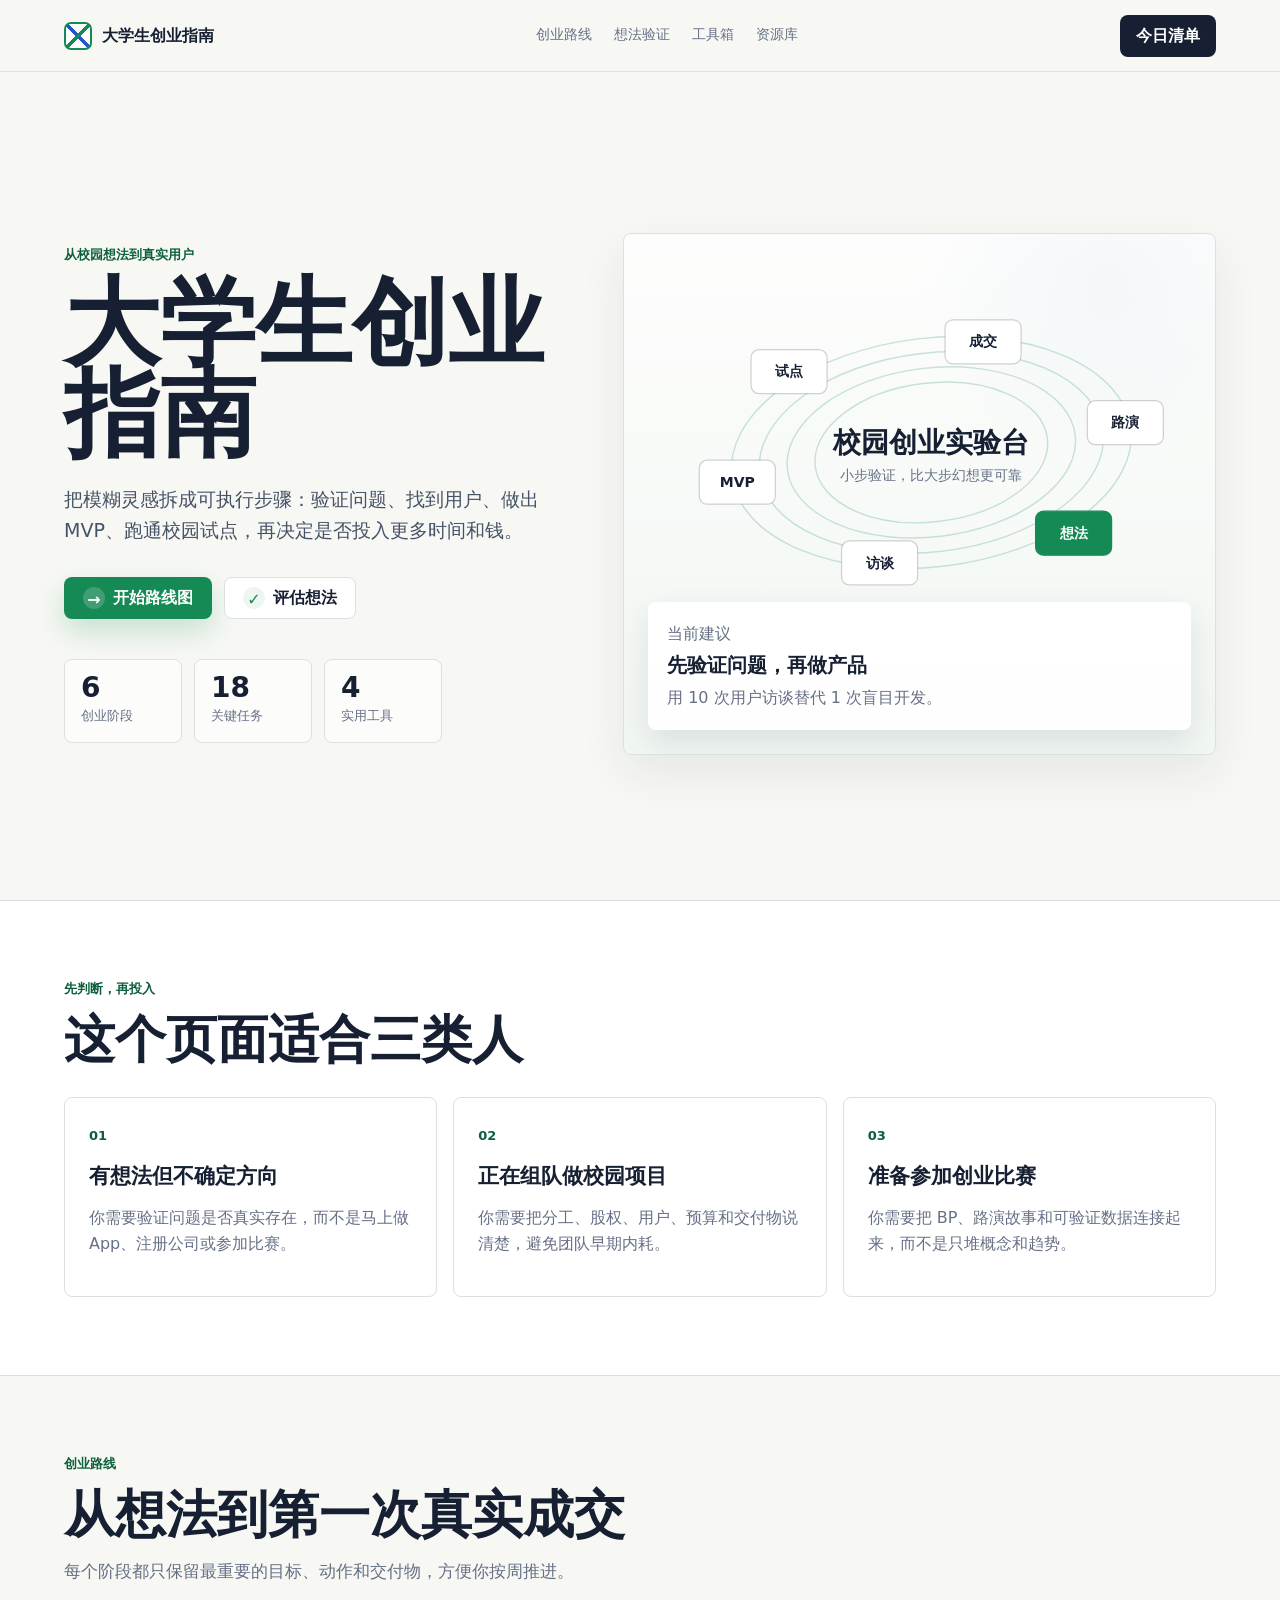
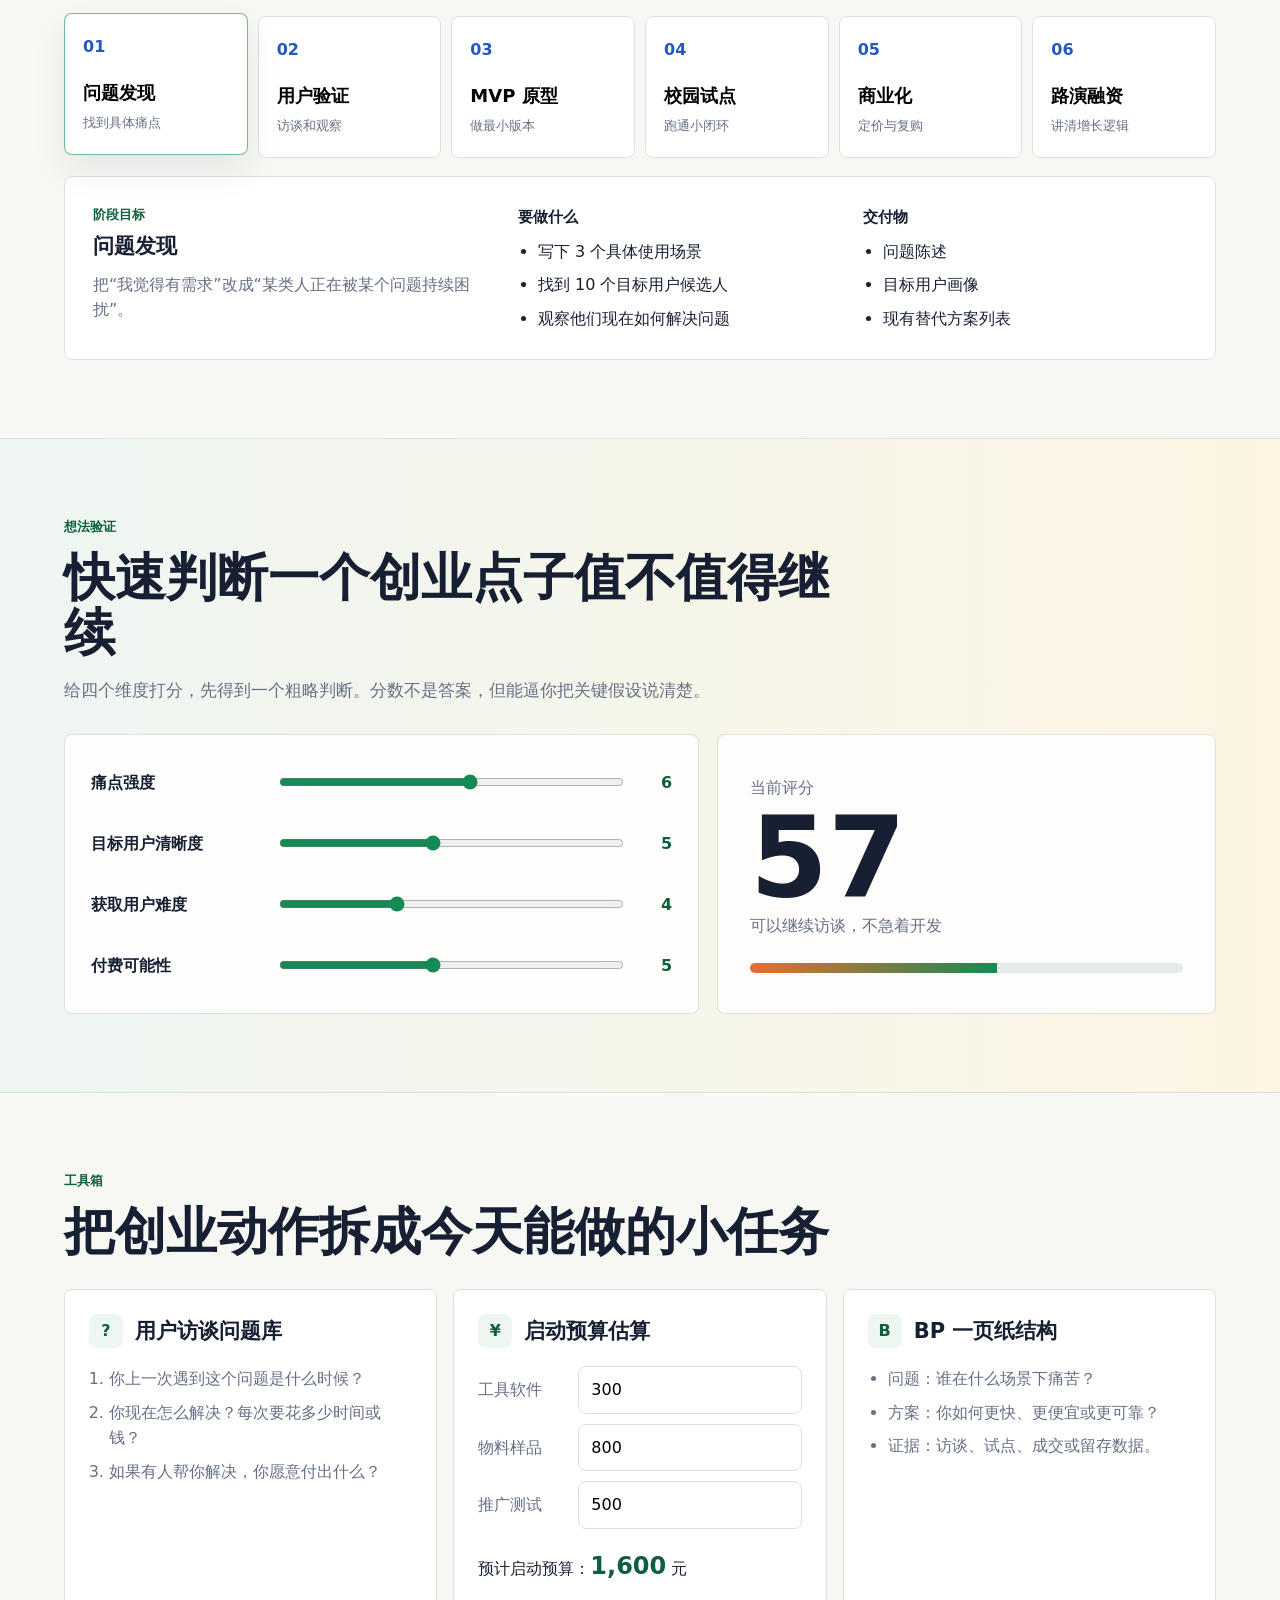
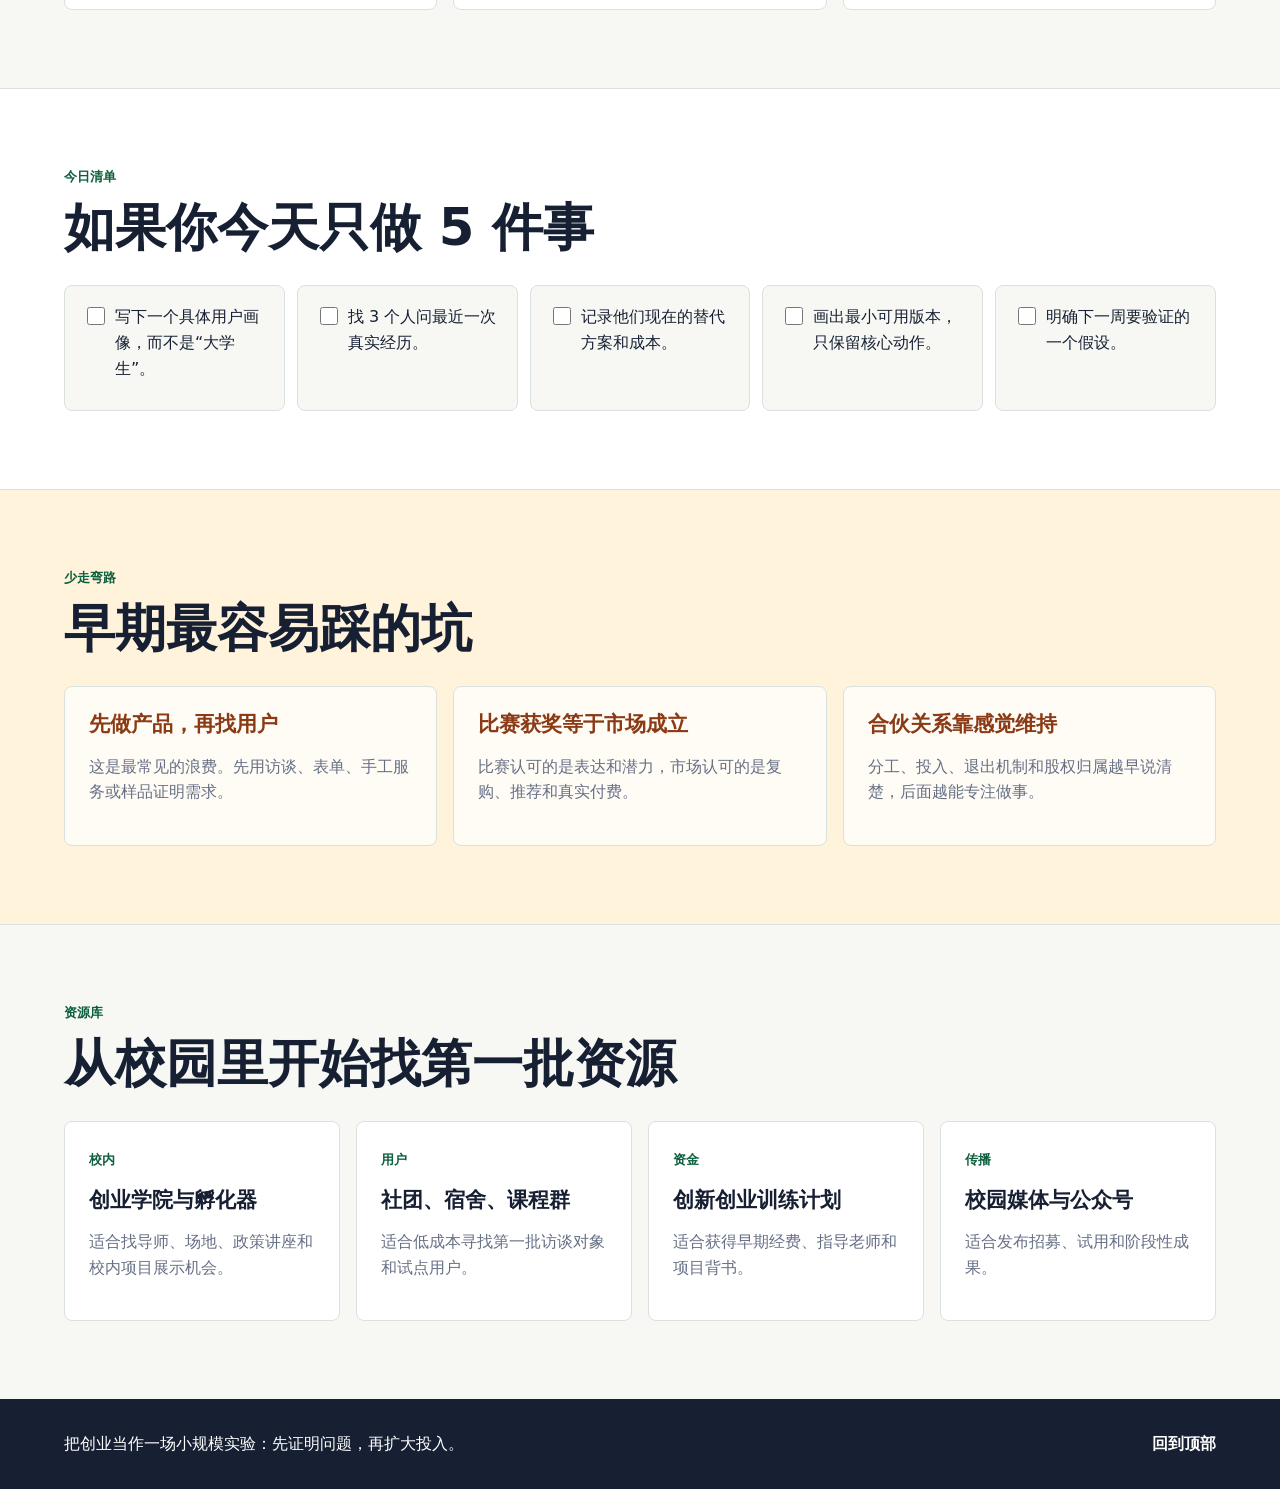
<file: 大学生创业指南/index.html>
<!doctype html>
<html lang="zh-CN">
  <head>
    <meta charset="UTF-8" />
    <meta name="viewport" content="width=device-width, initial-scale=1.0" />
    <title>大学生创业指南</title>
    <link rel="stylesheet" href="./styles.css" />
  </head>
  <body>
    <header class="topbar">
      <a class="brand" href="#top" aria-label="回到首页">
        <span class="brand-mark" aria-hidden="true"></span>
        <span>大学生创业指南</span>
      </a>
      <nav class="nav-links" aria-label="主导航">
        <a href="#roadmap">创业路线</a>
        <a href="#validator">想法验证</a>
        <a href="#toolkit">工具箱</a>
        <a href="#resources">资源库</a>
      </nav>
      <a class="nav-action" href="#checklist">今日清单</a>
    </header>

    <main id="top">
      <section class="hero-section">
        <div class="hero-copy">
          <p class="eyebrow">从校园想法到真实用户</p>
          <h1>大学生创业指南</h1>
          <p class="hero-lede">
            把模糊灵感拆成可执行步骤：验证问题、找到用户、做出 MVP、跑通校园试点，再决定是否投入更多时间和钱。
          </p>
          <div class="hero-actions">
            <a class="button primary" href="#roadmap">
              <span class="button-icon" aria-hidden="true">→</span>
              开始路线图
            </a>
            <a class="button secondary" href="#validator">
              <span class="button-icon" aria-hidden="true">✓</span>
              评估想法
            </a>
          </div>
          <div class="metric-row" aria-label="指南重点指标">
            <div>
              <strong>6</strong>
              <span>创业阶段</span>
            </div>
            <div>
              <strong>18</strong>
              <span>关键任务</span>
            </div>
            <div>
              <strong>4</strong>
              <span>实用工具</span>
            </div>
          </div>
        </div>

        <div class="hero-visual" aria-label="创业路径可视化">
          <canvas id="orbitCanvas" width="680" height="520"></canvas>
          <div class="stage-panel">
            <p>当前建议</p>
            <strong>先验证问题，再做产品</strong>
            <span>用 10 次用户访谈替代 1 次盲目开发。</span>
          </div>
        </div>
      </section>

      <section class="section intro-band" aria-label="创业前判断">
        <div class="section-heading">
          <p class="eyebrow">先判断，再投入</p>
          <h2>这个页面适合三类人</h2>
        </div>
        <div class="fit-grid">
          <article>
            <span class="fit-index">01</span>
            <h3>有想法但不确定方向</h3>
            <p>你需要验证问题是否真实存在，而不是马上做 App、注册公司或参加比赛。</p>
          </article>
          <article>
            <span class="fit-index">02</span>
            <h3>正在组队做校园项目</h3>
            <p>你需要把分工、股权、用户、预算和交付物说清楚，避免团队早期内耗。</p>
          </article>
          <article>
            <span class="fit-index">03</span>
            <h3>准备参加创业比赛</h3>
            <p>你需要把 BP、路演故事和可验证数据连接起来，而不是只堆概念和趋势。</p>
          </article>
        </div>
      </section>

      <section class="section" id="roadmap">
        <div class="section-heading">
          <p class="eyebrow">创业路线</p>
          <h2>从想法到第一次真实成交</h2>
          <p>每个阶段都只保留最重要的目标、动作和交付物，方便你按周推进。</p>
        </div>

        <div class="roadmap">
          <button class="stage-card active" type="button" data-stage="0">
            <span>01</span>
            <strong>问题发现</strong>
            <small>找到具体痛点</small>
          </button>
          <button class="stage-card" type="button" data-stage="1">
            <span>02</span>
            <strong>用户验证</strong>
            <small>访谈和观察</small>
          </button>
          <button class="stage-card" type="button" data-stage="2">
            <span>03</span>
            <strong>MVP 原型</strong>
            <small>做最小版本</small>
          </button>
          <button class="stage-card" type="button" data-stage="3">
            <span>04</span>
            <strong>校园试点</strong>
            <small>跑通小闭环</small>
          </button>
          <button class="stage-card" type="button" data-stage="4">
            <span>05</span>
            <strong>商业化</strong>
            <small>定价与复购</small>
          </button>
          <button class="stage-card" type="button" data-stage="5">
            <span>06</span>
            <strong>路演融资</strong>
            <small>讲清增长逻辑</small>
          </button>
        </div>

        <div class="stage-detail" aria-live="polite">
          <div>
            <p class="detail-label">阶段目标</p>
            <h3 id="stageTitle">问题发现</h3>
            <p id="stageGoal">把“我觉得有需求”改成“某类人正在被某个问题持续困扰”。</p>
          </div>
          <div class="detail-columns">
            <div>
              <h4>要做什么</h4>
              <ul id="stageActions"></ul>
            </div>
            <div>
              <h4>交付物</h4>
              <ul id="stageOutputs"></ul>
            </div>
          </div>
        </div>
      </section>

      <section class="section split-section" id="validator">
        <div class="section-heading">
          <p class="eyebrow">想法验证</p>
          <h2>快速判断一个创业点子值不值得继续</h2>
          <p>给四个维度打分，先得到一个粗略判断。分数不是答案，但能逼你把关键假设说清楚。</p>
        </div>

        <div class="validator-layout">
          <form class="score-panel" id="scoreForm">
            <label>
              <span>痛点强度</span>
              <input type="range" min="1" max="10" value="6" name="pain" />
              <output>6</output>
            </label>
            <label>
              <span>目标用户清晰度</span>
              <input type="range" min="1" max="10" value="5" name="user" />
              <output>5</output>
            </label>
            <label>
              <span>获取用户难度</span>
              <input type="range" min="1" max="10" value="4" name="access" />
              <output>4</output>
            </label>
            <label>
              <span>付费可能性</span>
              <input type="range" min="1" max="10" value="5" name="pay" />
              <output>5</output>
            </label>
          </form>

          <div class="result-panel">
            <p>当前评分</p>
            <strong id="scoreValue">50</strong>
            <span id="scoreLabel">可以继续访谈，不急着开发</span>
            <div class="score-bar" aria-hidden="true">
              <span id="scoreFill"></span>
            </div>
          </div>
        </div>
      </section>

      <section class="section" id="toolkit">
        <div class="section-heading">
          <p class="eyebrow">工具箱</p>
          <h2>把创业动作拆成今天能做的小任务</h2>
        </div>

        <div class="tool-grid">
          <article class="tool-card">
            <div class="tool-head">
              <span class="tool-icon" aria-hidden="true">?</span>
              <h3>用户访谈问题库</h3>
            </div>
            <ol>
              <li>你上一次遇到这个问题是什么时候？</li>
              <li>你现在怎么解决？每次要花多少时间或钱？</li>
              <li>如果有人帮你解决，你愿意付出什么？</li>
            </ol>
          </article>

          <article class="tool-card budget-card">
            <div class="tool-head">
              <span class="tool-icon" aria-hidden="true">¥</span>
              <h3>启动预算估算</h3>
            </div>
            <div class="budget-inputs">
              <label>工具软件 <input type="number" min="0" value="300" id="costTools" /></label>
              <label>物料样品 <input type="number" min="0" value="800" id="costSample" /></label>
              <label>推广测试 <input type="number" min="0" value="500" id="costMarketing" /></label>
            </div>
            <p class="budget-total">预计启动预算：<strong id="budgetTotal">1600</strong> 元</p>
          </article>

          <article class="tool-card">
            <div class="tool-head">
              <span class="tool-icon" aria-hidden="true">B</span>
              <h3>BP 一页纸结构</h3>
            </div>
            <ul>
              <li>问题：谁在什么场景下痛苦？</li>
              <li>方案：你如何更快、更便宜或更可靠？</li>
              <li>证据：访谈、试点、成交或留存数据。</li>
            </ul>
          </article>
        </div>
      </section>

      <section class="section checklist-section" id="checklist">
        <div class="section-heading">
          <p class="eyebrow">今日清单</p>
          <h2>如果你今天只做 5 件事</h2>
        </div>

        <div class="checklist">
          <label><input type="checkbox" /> 写下一个具体用户画像，而不是“大学生”。</label>
          <label><input type="checkbox" /> 找 3 个人问最近一次真实经历。</label>
          <label><input type="checkbox" /> 记录他们现在的替代方案和成本。</label>
          <label><input type="checkbox" /> 画出最小可用版本，只保留核心动作。</label>
          <label><input type="checkbox" /> 明确下一周要验证的一个假设。</label>
        </div>
      </section>

      <section class="section warning-band">
        <div class="section-heading">
          <p class="eyebrow">少走弯路</p>
          <h2>早期最容易踩的坑</h2>
        </div>
        <div class="warning-grid">
          <article>
            <h3>先做产品，再找用户</h3>
            <p>这是最常见的浪费。先用访谈、表单、手工服务或样品证明需求。</p>
          </article>
          <article>
            <h3>比赛获奖等于市场成立</h3>
            <p>比赛认可的是表达和潜力，市场认可的是复购、推荐和真实付费。</p>
          </article>
          <article>
            <h3>合伙关系靠感觉维持</h3>
            <p>分工、投入、退出机制和股权归属越早说清楚，后面越能专注做事。</p>
          </article>
        </div>
      </section>

      <section class="section" id="resources">
        <div class="section-heading">
          <p class="eyebrow">资源库</p>
          <h2>从校园里开始找第一批资源</h2>
        </div>
        <div class="resource-grid">
          <article>
            <span>校内</span>
            <h3>创业学院与孵化器</h3>
            <p>适合找导师、场地、政策讲座和校内项目展示机会。</p>
          </article>
          <article>
            <span>用户</span>
            <h3>社团、宿舍、课程群</h3>
            <p>适合低成本寻找第一批访谈对象和试点用户。</p>
          </article>
          <article>
            <span>资金</span>
            <h3>创新创业训练计划</h3>
            <p>适合获得早期经费、指导老师和项目背书。</p>
          </article>
          <article>
            <span>传播</span>
            <h3>校园媒体与公众号</h3>
            <p>适合发布招募、试用和阶段性成果。</p>
          </article>
        </div>
      </section>
    </main>

    <footer class="footer">
      <p>把创业当作一场小规模实验：先证明问题，再扩大投入。</p>
      <a href="#top">回到顶部</a>
    </footer>

    <script src="./script.js"></script>
  </body>
</html>
</file>
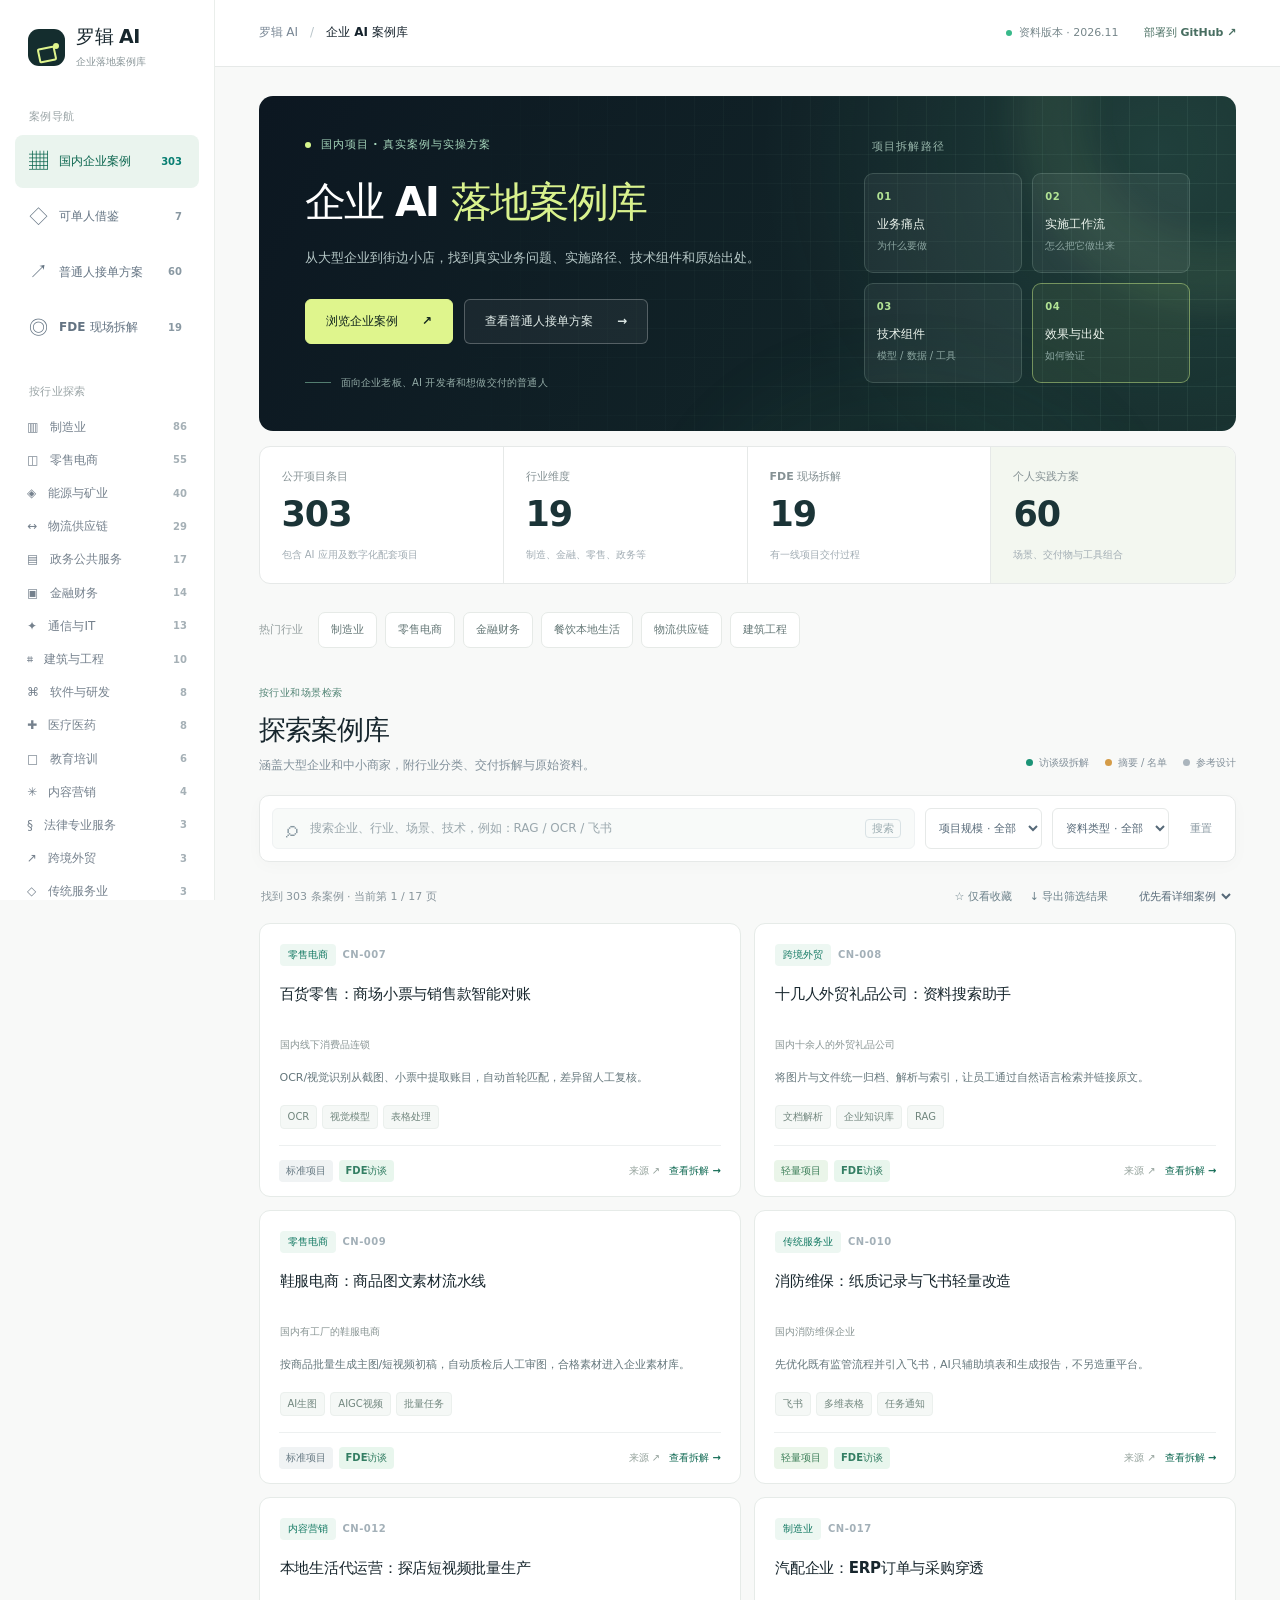
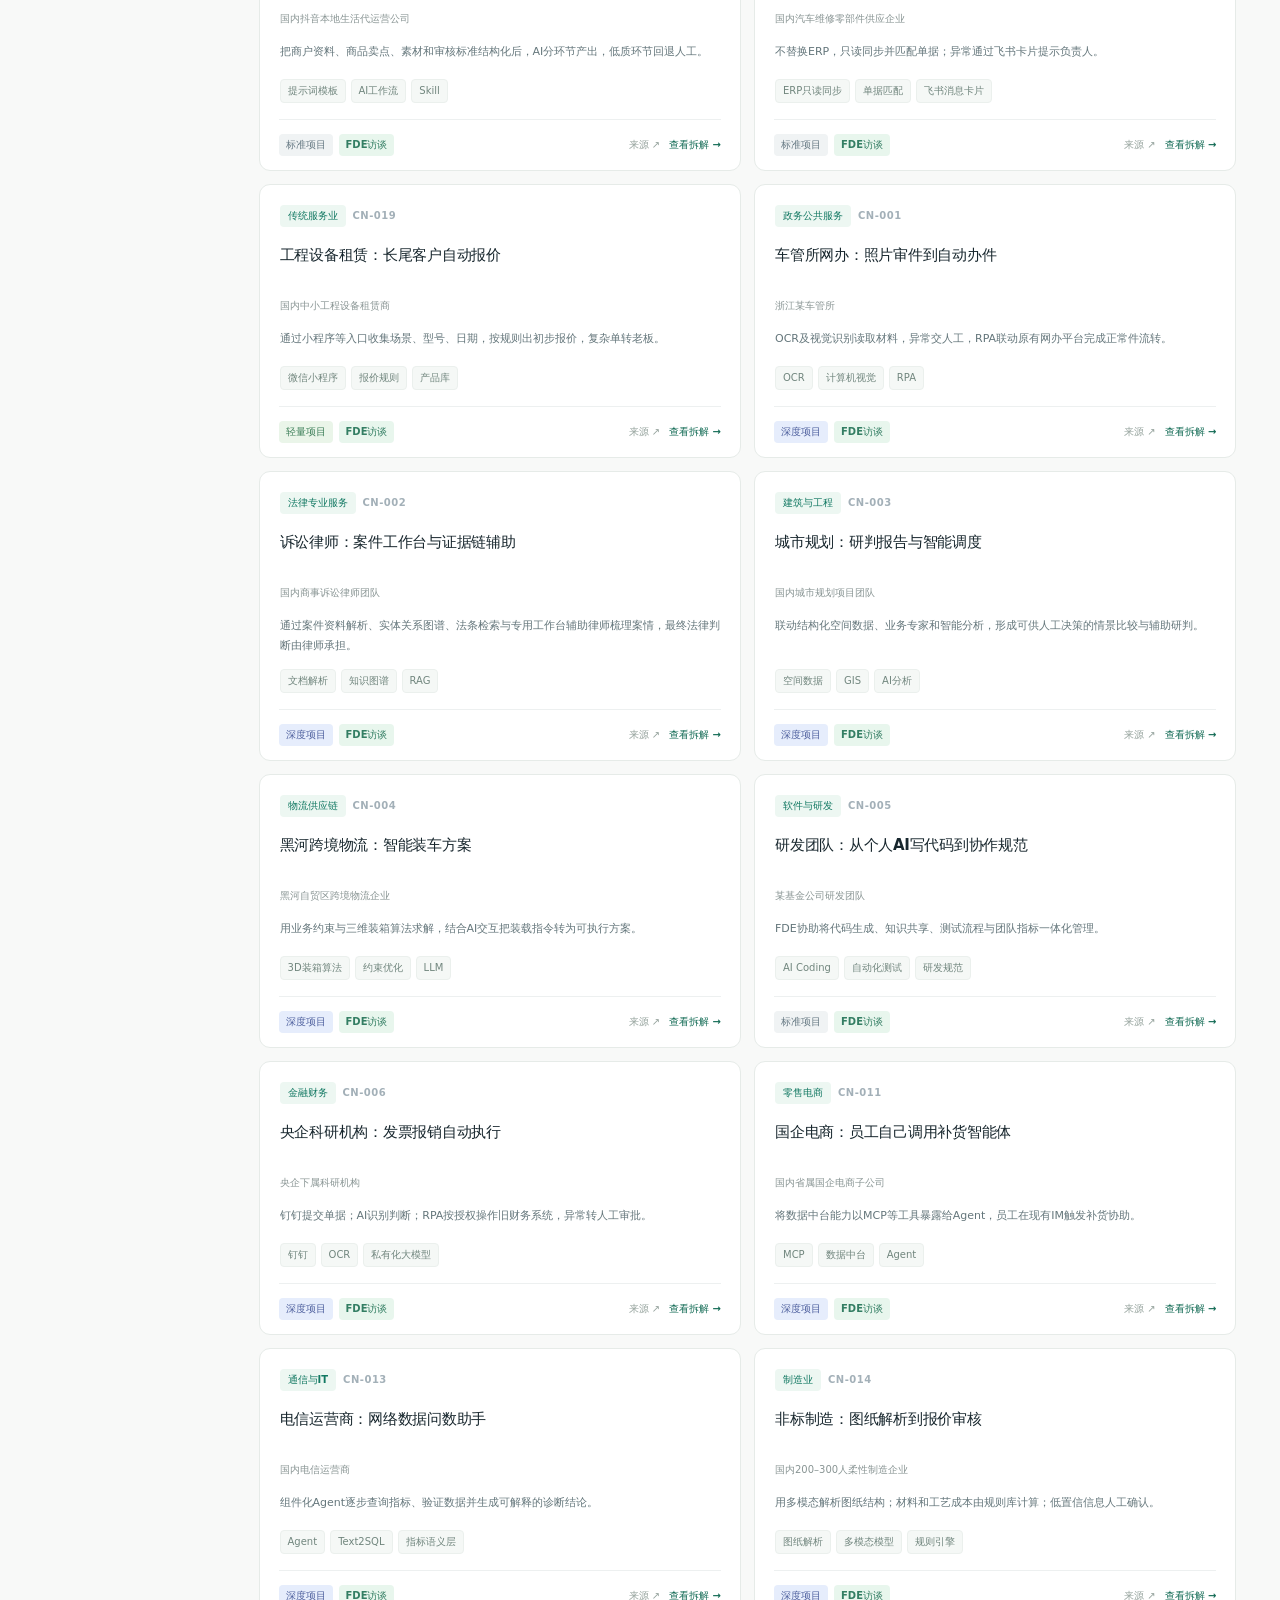
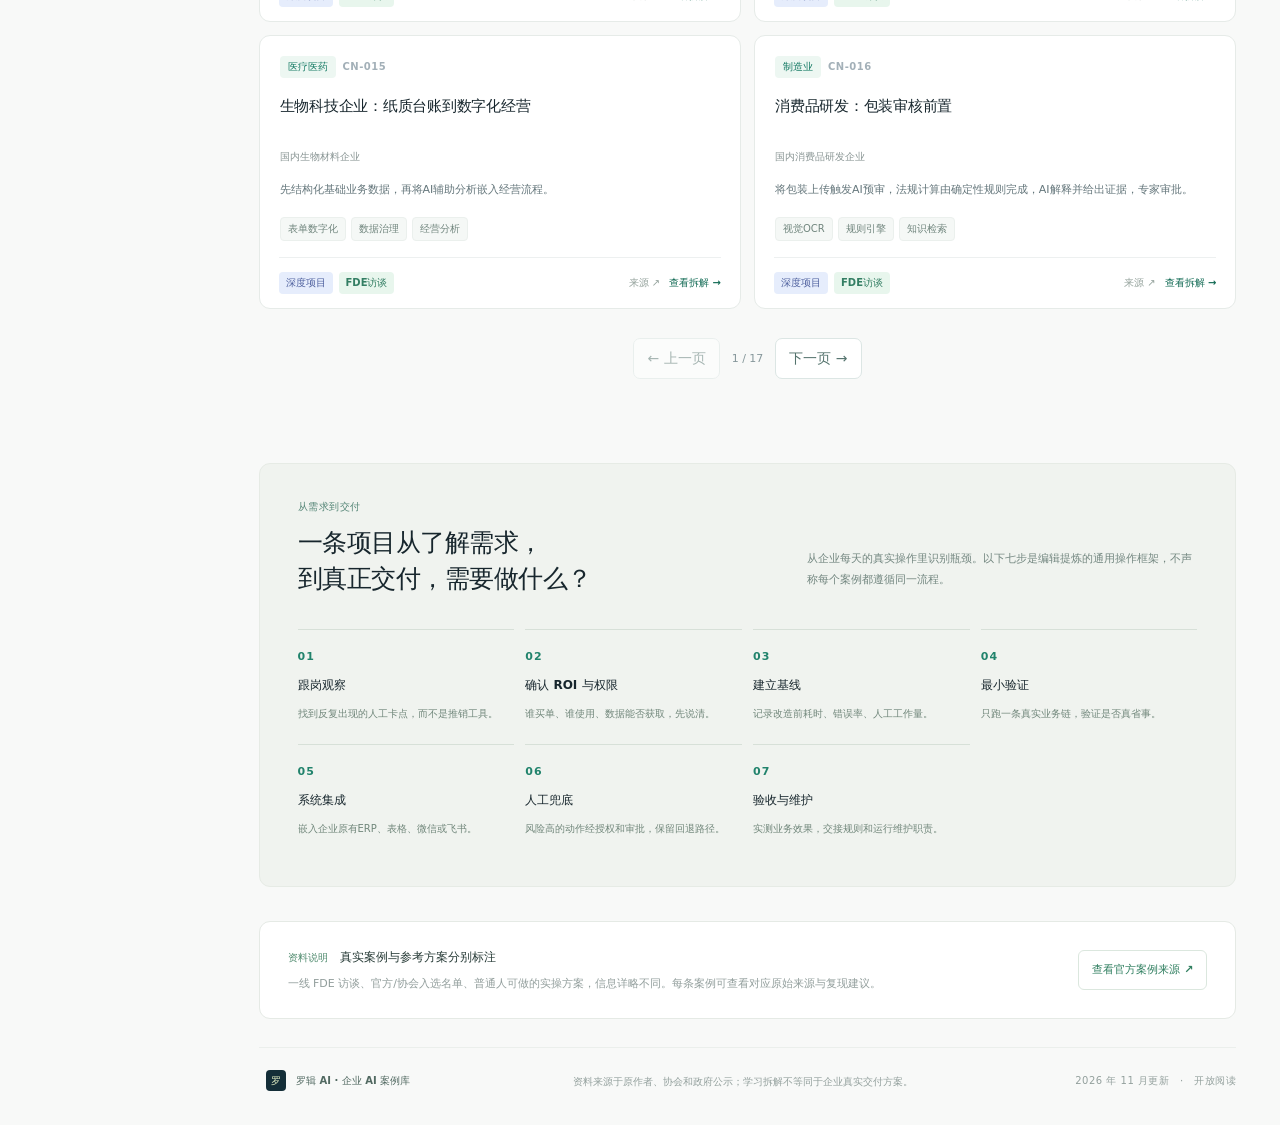
<file: enterprise-ai-case-library/src/index.html>
<!doctype html>
<html lang="zh-CN">
<head>
  <meta charset="utf-8" />
  <meta name="viewport" content="width=device-width,initial-scale=1" />
  <meta name="theme-color" content="#111b25" />
  <meta name="description" content="罗辑AI·中国企业AI落地案例库。真实来源、行业筛选、FDE工作流拆解、技术组件与普通人可实践方案。" />
  <title>企业 AI 实战案例库 · 罗辑 AI</title>
  <link rel="stylesheet" href="styles.css" />
</head>
<body>
  <div id="shell" class="shell">
    <aside class="sidebar" id="sidebar">
      <div class="identity">
        <div class="brandmark"><span class="mark-square"></span><span class="mark-dot"></span></div>
        <div><strong>罗辑 AI</strong><span>企业落地案例库</span></div>
      </div>
      <div class="side-label">案例导航</div>
      <nav id="primary-nav" class="primary-nav" aria-label="案例导航">
        <button class="nav-item is-active" data-mode="all"><span class="nav-icon">▦</span>国内企业案例 <span class="nav-count" id="case-number">0</span></button>
        <button class="nav-item" data-mode="solo"><span class="nav-icon">◇</span>可单人借鉴 <span class="nav-count" id="solo-number">0</span></button>
        <button class="nav-item" data-mode="blueprint"><span class="nav-icon">↗</span>普通人接单方案 <span class="nav-count" id="idea-number">0</span></button>
        <button class="nav-item" data-mode="fde"><span class="nav-icon">◎</span>FDE 现场拆解 <span class="nav-count" id="fde-number">0</span></button>
      </nav>
      <div class="side-label industries-title">按行业探索</div>
      <nav id="industry-nav" class="industry-nav" aria-label="行业分类"></nav>
      <div class="side-bottom">
        <div class="side-mini"><span class="mini-pulse"></span><span>研究版本 · 2026.11</span></div>
        <p>案例、技术、流程与来源，一站式检索。</p>
        <button id="about-nav" class="side-about">关于案例库 <span>↗</span></button>
      </div>
    </aside>
    <div class="page">
      <header class="topbar">
        <div class="crumb"><button id="mobile-menu" class="mobile-menu" aria-label="打开菜单">☰</button><span>罗辑 AI</span><span class="slash">/</span><strong>企业 AI 案例库</strong></div>
        <div class="top-actions"><span class="top-meta"><span class="green-dot"></span> 资料版本 · 2026.11</span><a class="top-link" href="https://github.com/new" target="_blank" rel="noopener noreferrer">部署到 GitHub ↗</a></div>
      </header>
      <main id="main">
        <section class="hero" aria-label="案例库介绍">
          <div class="hero-grid"></div><div class="hero-orb orb-1"></div><div class="hero-orb orb-2"></div>
          <div class="hero-content">
            <div class="eyebrow"><span class="eyebrow-dot"></span> 国内项目 · 真实案例与实操方案</div>
            <h1>企业 AI <em>落地案例库</em></h1>
            <p>从大型企业到街边小店，找到真实业务问题、实施路径、技术组件和原始出处。</p>
            <div class="hero-buttons"><button class="hero-main" id="explore-button">浏览企业案例 <span>↗</span></button><button class="hero-outline" id="starter-button">查看普通人接单方案 <span>→</span></button></div>
            <div class="hero-note"><span class="hero-note-dash"></span> 面向企业老板、AI 开发者和想做交付的普通人</div>
          </div>
          <div class="hero-right" aria-hidden="true">
            <div class="hero-visual-title">项目拆解路径</div>
            <div class="hero-diagram">
              <div class="flow-node node-1"><span>01</span><strong>业务痛点</strong><small>为什么要做</small></div>
              <div class="flow-node node-2"><span>02</span><strong>实施工作流</strong><small>怎么把它做出来</small></div>
              <div class="flow-node node-3"><span>03</span><strong>技术组件</strong><small>模型 / 数据 / 工具</small></div>
              <div class="flow-node node-4"><span>04</span><strong>效果与出处</strong><small>如何验证</small></div>
            </div>
          </div>
        </section>
        <section class="stats" aria-label="数据库统计">
          <div><span class="stat-name">公开项目条目</span><strong id="stat-cases">—</strong><small>包含 AI 应用及数字化配套项目</small></div>
          <div><span class="stat-name">行业维度</span><strong id="stat-industries">—</strong><small>制造、金融、零售、政务等</small></div>
          <div><span class="stat-name">FDE 现场拆解</span><strong id="stat-interviews">—</strong><small>有一线项目交付过程</small></div>
          <div class="stat-special"><span class="stat-name">个人实践方案</span><strong id="stat-blueprints">—</strong><small>场景、交付物与工具组合</small></div>
        </section>
        <section class="quick-category" aria-label="热门行业">
           <span>热门行业</span><button data-quick-industry="制造业">制造业</button><button data-quick-industry="零售电商">零售电商</button><button data-quick-industry="金融财务">金融财务</button><button data-quick-industry="餐饮本地生活">餐饮本地生活</button><button data-quick-industry="物流供应链">物流供应链</button><button data-quick-industry="建筑与工程">建筑工程</button>
        </section>
        <section class="section-heading" id="browse">
          <div><div class="small-caps">按行业和场景检索</div><h2 id="library-heading">探索案例库</h2><p id="library-subheading">每条案例都可以查看业务场景、实施步骤、技术组件和原始资料。</p></div>
          <div class="legend"><span><i class="legend-circle green"></i>访谈级拆解</span><span><i class="legend-circle amber"></i>摘要 / 名单</span><span><i class="legend-circle gray"></i>参考设计</span></div>
        </section>
        <section class="filters" aria-label="筛选案例">
          <div class="searchbar"><span class="search-icon" aria-hidden="true">⌕</span><input id="search" type="search" autocomplete="off" placeholder="搜索企业、行业、场景、技术，例如：RAG / OCR / 飞书" /><span class="shortcut">搜索</span></div>
          <select id="depth-filter" aria-label="筛选项目规模"><option value="all">项目规模 · 全部</option><option value="轻量">轻量项目</option><option value="标准">标准项目</option><option value="深度">深度项目</option></select>
          <select id="evidence-filter" aria-label="筛选公开证据"><option value="all">资料类型 · 全部</option><option value="一线">FDE 项目访谈</option><option value="政府">政府案例摘要</option><option value="行业协会">行业协会案例</option><option value="部委">工信部入选</option><option value="未交付">参考方案</option></select>
          <button id="clear-filters" class="filter-reset" title="重置筛选">重置</button>
        </section>
        <div class="results-toolbar"><span id="result-count">加载中…</span><div class="result-actions"><button id="saved-only" class="text-button" aria-pressed="false">☆ 仅看收藏</button><button id="export-btn" class="text-button">↓ 导出筛选结果</button><select id="sort" aria-label="排序"><option value="recommended">优先看详细案例</option><option value="industry">按行业排序</option><option value="depth">按项目规模排序</option></select></div></div>
        <section id="case-grid" class="case-grid" aria-live="polite"></section>
        <div id="empty-state" class="empty-state" hidden><div class="empty-graphic">⌕</div><h3>没有找到匹配案例</h3><p>可以减少筛选条件，或者尝试更通用的技术关键词。</p><button id="empty-reset">查看全部案例</button></div>
        <div id="pagination" class="pagination"></div>
        <section class="field-guide" id="field-guide"><div class="guide-top"><div><div class="small-caps">从需求到交付</div><h2>一条项目从了解需求，<br>到真正交付，需要做什么？</h2></div><p>从企业每天的真实操作里识别瓶颈。以下七步是编辑提炼的通用操作框架，不声称每个案例都遵循同一流程。</p></div>
          <div class="guide-steps"><div><b>01</b><strong>跟岗观察</strong><p>找到反复出现的人工卡点，而不是推销工具。</p></div><div><b>02</b><strong>确认 ROI 与权限</strong><p>谁买单、谁使用、数据能否获取，先说清。</p></div><div><b>03</b><strong>建立基线</strong><p>记录改造前耗时、错误率、人工工作量。</p></div><div><b>04</b><strong>最小验证</strong><p>只跑一条真实业务链，验证是否真省事。</p></div><div><b>05</b><strong>系统集成</strong><p>嵌入企业原有ERP、表格、微信或飞书。</p></div><div><b>06</b><strong>人工兜底</strong><p>风险高的动作经授权和审批，保留回退路径。</p></div><div><b>07</b><strong>验收与维护</strong><p>实测业务效果，交接规则和运行维护职责。</p></div></div>
        </section>
        <section class="source-note" id="method">
          <div><span class="note-mark">资料说明</span><strong>真实案例与参考方案分别标注</strong><p>一线 FDE 访谈、官方/协会入选名单、普通人可做的实操方案，信息详略不同。每条案例可查看对应原始来源与复现建议。</p></div>
          <a href="https://www.miit.gov.cn/jgsj/kjs/wjfb/art/2026/art_735cc3b48391470ea3baec587e526d5f.html" target="_blank" rel="noopener noreferrer">查看官方案例来源 ↗</a>
        </section>
        <footer class="footer"><div class="footer-title"><span class="footer-logo">罗</span> 罗辑 AI · 企业 AI 案例库</div><p>资料来源于原作者、协会和政府公示；学习拆解不等同于企业真实交付方案。</p><div>2026 年 11 月更新 <span>·</span> 开放阅读</div></footer>
      </main>
    </div>
  </div>
  <div id="overlay" class="overlay" hidden><button id="overlay-bg" class="overlay-bg" aria-label="关闭详情"></button><div class="detail-panel" id="detail-panel" role="dialog" aria-modal="true" aria-labelledby="detail-title" tabindex="-1"><div id="detail-body"></div></div></div>
  <div id="mobile-backdrop" class="mobile-backdrop" hidden></div>
  <div id="toast" class="toast" role="status" aria-live="polite"></div>
  <script src="data.js"></script><script src="app.js"></script>
</body>
</html>
</file>
<file: 大学生创业指南/styles.css>
:root {
  --bg: #f7f8f4;
  --surface: #ffffff;
  --surface-2: #eef6f2;
  --ink: #172033;
  --muted: #667085;
  --line: #d9e2df;
  --green: #168a54;
  --green-deep: #0d5f3d;
  --blue: #2357c6;
  --orange: #e86e2f;
  --amber-soft: #fff3dc;
  --shadow: 0 18px 45px rgba(23, 32, 51, 0.08);
}

* {
  box-sizing: border-box;
}

html {
  scroll-behavior: smooth;
}

body {
  margin: 0;
  background: var(--bg);
  color: var(--ink);
  font-family:
    Inter, ui-sans-serif, system-ui, -apple-system, BlinkMacSystemFont,
    "Segoe UI", "PingFang SC", "Hiragino Sans GB", "Microsoft YaHei", sans-serif;
  line-height: 1.6;
}

a {
  color: inherit;
  text-decoration: none;
}

button,
input {
  font: inherit;
}

.topbar {
  position: sticky;
  top: 0;
  z-index: 20;
  display: flex;
  align-items: center;
  justify-content: space-between;
  gap: 24px;
  min-height: 72px;
  padding: 0 5vw;
  border-bottom: 1px solid rgba(217, 226, 223, 0.85);
  background: rgba(247, 248, 244, 0.92);
  backdrop-filter: blur(18px);
}

.brand,
.nav-links,
.hero-actions,
.metric-row,
.tool-head {
  display: flex;
  align-items: center;
}

.brand {
  gap: 10px;
  font-weight: 800;
  white-space: nowrap;
}

.brand-mark {
  width: 28px;
  height: 28px;
  border: 2px solid var(--green);
  border-radius: 7px;
  background:
    linear-gradient(135deg, transparent 0 45%, var(--green) 45% 55%, transparent 55%),
    linear-gradient(45deg, transparent 0 45%, var(--blue) 45% 55%, transparent 55%),
    #fff;
}

.nav-links {
  justify-content: center;
  gap: 22px;
  color: var(--muted);
  font-size: 14px;
}

.nav-links a {
  padding: 8px 0;
  border-bottom: 2px solid transparent;
}

.nav-links a:hover {
  color: var(--ink);
  border-color: var(--green);
}

.nav-action,
.button {
  display: inline-flex;
  align-items: center;
  justify-content: center;
  gap: 8px;
  min-height: 42px;
  border-radius: 8px;
  font-weight: 750;
}

.nav-action {
  padding: 0 16px;
  color: #fff;
  background: var(--ink);
}

.hero-section {
  display: grid;
  grid-template-columns: minmax(0, 0.92fr) minmax(360px, 1.08fr);
  gap: 54px;
  align-items: center;
  min-height: calc(100vh - 72px);
  padding: 72px 5vw 56px;
}

.hero-copy {
  max-width: 690px;
}

.eyebrow {
  margin: 0 0 12px;
  color: var(--green-deep);
  font-size: 13px;
  font-weight: 850;
  letter-spacing: 0;
}

h1,
h2,
h3,
h4,
p {
  overflow-wrap: anywhere;
}

h1 {
  max-width: 620px;
  margin: 0;
  font-size: clamp(48px, 8vw, 96px);
  line-height: 0.95;
  letter-spacing: 0;
}

h2 {
  margin: 0;
  font-size: clamp(30px, 4vw, 52px);
  line-height: 1.08;
  letter-spacing: 0;
}

h3 {
  margin: 0;
  font-size: 21px;
  line-height: 1.25;
  letter-spacing: 0;
}

h4 {
  margin: 0 0 10px;
  font-size: 15px;
}

.hero-lede {
  max-width: 620px;
  margin: 24px 0 0;
  color: #465266;
  font-size: 19px;
}

.hero-actions {
  flex-wrap: wrap;
  gap: 12px;
  margin-top: 32px;
}

.button {
  padding: 0 18px;
  border: 1px solid transparent;
}

.button-icon {
  display: inline-grid;
  place-items: center;
  width: 22px;
  height: 22px;
  border-radius: 50%;
  font-weight: 900;
}

.button.primary {
  color: #fff;
  background: var(--green);
  box-shadow: 0 12px 30px rgba(22, 138, 84, 0.22);
}

.button.primary .button-icon {
  background: rgba(255, 255, 255, 0.18);
}

.button.secondary {
  background: #fff;
  border-color: var(--line);
}

.button.secondary .button-icon {
  color: var(--green);
  background: var(--surface-2);
}

.metric-row {
  gap: 12px;
  margin-top: 40px;
}

.metric-row div {
  min-width: 118px;
  padding: 14px 16px;
  border: 1px solid var(--line);
  border-radius: 8px;
  background: rgba(255, 255, 255, 0.68);
}

.metric-row strong {
  display: block;
  font-size: 28px;
  line-height: 1;
}

.metric-row span {
  color: var(--muted);
  font-size: 13px;
}

.hero-visual {
  position: relative;
  overflow: hidden;
  min-height: 520px;
  border: 1px solid var(--line);
  border-radius: 8px;
  background:
    linear-gradient(180deg, rgba(255, 255, 255, 0.76), rgba(239, 246, 242, 0.72)),
    radial-gradient(circle at 82% 8%, rgba(35, 87, 198, 0.15), transparent 28%);
  box-shadow: var(--shadow);
}

#orbitCanvas {
  display: block;
  width: 100%;
  height: 100%;
  min-height: 520px;
}

.stage-panel {
  position: absolute;
  left: 24px;
  right: 24px;
  bottom: 24px;
  padding: 18px;
  border: 1px solid rgba(255, 255, 255, 0.72);
  border-radius: 8px;
  background: rgba(255, 255, 255, 0.88);
  box-shadow: 0 12px 30px rgba(23, 32, 51, 0.1);
}

.stage-panel p,
.stage-panel span {
  margin: 0;
  color: var(--muted);
}

.stage-panel strong {
  display: block;
  margin: 3px 0 4px;
  font-size: 20px;
}

.section {
  padding: 78px 5vw;
}

.section-heading {
  max-width: 790px;
  margin-bottom: 30px;
}

.section-heading > p:not(.eyebrow) {
  margin: 16px 0 0;
  color: var(--muted);
  font-size: 17px;
}

.intro-band {
  background: #fff;
  border-block: 1px solid var(--line);
}

.fit-grid,
.warning-grid,
.resource-grid {
  display: grid;
  grid-template-columns: repeat(3, minmax(0, 1fr));
  gap: 16px;
}

.fit-grid article,
.warning-grid article,
.resource-grid article,
.tool-card {
  border: 1px solid var(--line);
  border-radius: 8px;
  background: var(--surface);
}

.fit-grid article,
.warning-grid article,
.resource-grid article {
  padding: 24px;
}

.fit-index,
.resource-grid span {
  display: inline-block;
  margin-bottom: 16px;
  color: var(--green-deep);
  font-size: 13px;
  font-weight: 850;
}

.fit-grid p,
.warning-grid p,
.resource-grid p,
.tool-card li {
  color: var(--muted);
}

.roadmap {
  display: grid;
  grid-template-columns: repeat(6, minmax(0, 1fr));
  gap: 10px;
}

.stage-card {
  min-height: 142px;
  padding: 18px;
  text-align: left;
  cursor: pointer;
  border: 1px solid var(--line);
  border-radius: 8px;
  background: #fff;
  transition:
    transform 180ms ease,
    border-color 180ms ease,
    box-shadow 180ms ease;
}

.stage-card:hover,
.stage-card.active {
  transform: translateY(-3px);
  border-color: rgba(22, 138, 84, 0.6);
  box-shadow: 0 16px 34px rgba(23, 32, 51, 0.08);
}

.stage-card span {
  color: var(--blue);
  font-weight: 900;
}

.stage-card strong,
.stage-card small {
  display: block;
}

.stage-card strong {
  margin-top: 20px;
  font-size: 18px;
}

.stage-card small {
  margin-top: 4px;
  color: var(--muted);
}

.stage-detail {
  display: grid;
  grid-template-columns: minmax(240px, 0.74fr) minmax(0, 1.26fr);
  gap: 32px;
  margin-top: 18px;
  padding: 28px;
  border: 1px solid var(--line);
  border-radius: 8px;
  background: #fff;
}

.detail-label {
  margin: 0 0 8px;
  color: var(--green-deep);
  font-size: 13px;
  font-weight: 850;
}

#stageGoal {
  margin: 12px 0 0;
  color: var(--muted);
}

.detail-columns {
  display: grid;
  grid-template-columns: repeat(2, minmax(0, 1fr));
  gap: 22px;
}

.detail-columns ul,
.tool-card ul,
.tool-card ol {
  margin: 0;
  padding-left: 20px;
}

.detail-columns li + li,
.tool-card li + li {
  margin-top: 8px;
}

.split-section {
  background:
    linear-gradient(90deg, rgba(238, 246, 242, 0.95), rgba(255, 243, 220, 0.72));
  border-block: 1px solid var(--line);
}

.validator-layout {
  display: grid;
  grid-template-columns: minmax(0, 1.12fr) minmax(300px, 0.88fr);
  gap: 18px;
}

.score-panel,
.result-panel {
  border: 1px solid var(--line);
  border-radius: 8px;
  background: rgba(255, 255, 255, 0.86);
}

.score-panel {
  display: grid;
  gap: 18px;
  padding: 26px;
}

.score-panel label {
  display: grid;
  grid-template-columns: 170px minmax(0, 1fr) 34px;
  gap: 16px;
  align-items: center;
}

.score-panel span {
  font-weight: 750;
}

.score-panel output {
  color: var(--green-deep);
  font-weight: 850;
  text-align: right;
}

input[type="range"] {
  width: 100%;
  accent-color: var(--green);
}

.result-panel {
  display: flex;
  flex-direction: column;
  justify-content: center;
  min-height: 280px;
  padding: 32px;
}

.result-panel p,
.result-panel span {
  margin: 0;
  color: var(--muted);
}

.result-panel strong {
  margin: 6px 0;
  font-size: clamp(64px, 10vw, 112px);
  line-height: 0.9;
}

.score-bar {
  overflow: hidden;
  height: 10px;
  margin-top: 24px;
  border-radius: 999px;
  background: #e4ebe8;
}

.score-bar span {
  display: block;
  width: 50%;
  height: 100%;
  background: linear-gradient(90deg, var(--orange), var(--green));
}

.tool-grid {
  display: grid;
  grid-template-columns: repeat(3, minmax(0, 1fr));
  gap: 16px;
}

.tool-card {
  padding: 24px;
}

.tool-head {
  gap: 12px;
  margin-bottom: 18px;
}

.tool-icon {
  display: inline-grid;
  place-items: center;
  width: 34px;
  height: 34px;
  border-radius: 8px;
  color: var(--green-deep);
  background: var(--surface-2);
  font-weight: 900;
}

.budget-inputs {
  display: grid;
  gap: 10px;
}

.budget-inputs label {
  display: grid;
  grid-template-columns: 90px minmax(0, 1fr);
  gap: 10px;
  align-items: center;
  color: var(--muted);
}

.budget-inputs input {
  min-width: 0;
  padding: 10px 12px;
  border: 1px solid var(--line);
  border-radius: 8px;
  background: #fff;
}

.budget-total {
  margin: 18px 0 0;
}

.budget-total strong {
  color: var(--green-deep);
  font-size: 24px;
}

.checklist-section {
  background: #fff;
  border-block: 1px solid var(--line);
}

.checklist {
  display: grid;
  grid-template-columns: repeat(5, minmax(0, 1fr));
  gap: 12px;
}

.checklist label {
  display: grid;
  grid-template-columns: 22px minmax(0, 1fr);
  gap: 10px;
  min-height: 126px;
  padding: 18px;
  border: 1px solid var(--line);
  border-radius: 8px;
  background: var(--bg);
  cursor: pointer;
}

.checklist input {
  width: 18px;
  height: 18px;
  margin-top: 3px;
  accent-color: var(--green);
}

.warning-band {
  background: var(--amber-soft);
  border-bottom: 1px solid var(--line);
}

.warning-grid article {
  background: rgba(255, 255, 255, 0.72);
}

.warning-grid h3 {
  color: #8a3a15;
}

.resource-grid {
  grid-template-columns: repeat(4, minmax(0, 1fr));
}

.footer {
  display: flex;
  justify-content: space-between;
  gap: 20px;
  padding: 32px 5vw;
  color: #fff;
  background: var(--ink);
}

.footer p {
  margin: 0;
}

.footer a {
  font-weight: 800;
  white-space: nowrap;
}

@media (max-width: 1080px) {
  .hero-section,
  .validator-layout,
  .stage-detail {
    grid-template-columns: 1fr;
  }

  .roadmap,
  .checklist {
    grid-template-columns: repeat(3, minmax(0, 1fr));
  }

  .tool-grid,
  .fit-grid,
  .warning-grid {
    grid-template-columns: repeat(2, minmax(0, 1fr));
  }

  .resource-grid {
    grid-template-columns: repeat(2, minmax(0, 1fr));
  }
}

@media (max-width: 760px) {
  .topbar {
    position: static;
    flex-wrap: wrap;
    justify-content: center;
    padding: 16px 20px;
  }

  .brand {
    width: 100%;
    justify-content: center;
  }

  .nav-links {
    order: 3;
    width: 100%;
    overflow-x: auto;
    justify-content: flex-start;
    padding-bottom: 4px;
  }

  .nav-action {
    min-height: 38px;
  }

  .hero-section {
    min-height: auto;
    padding: 48px 20px 38px;
  }

  .section {
    padding: 56px 20px;
  }

  .hero-visual {
    min-height: 380px;
  }

  #orbitCanvas {
    min-height: 380px;
  }

  .metric-row,
  .hero-actions {
    align-items: stretch;
  }

  .metric-row div,
  .button {
    flex: 1 1 150px;
  }

  .roadmap,
  .tool-grid,
  .fit-grid,
  .warning-grid,
  .resource-grid,
  .checklist,
  .detail-columns {
    grid-template-columns: 1fr;
  }

  .score-panel label {
    grid-template-columns: 1fr 44px;
  }

  .score-panel input {
    grid-column: 1 / -1;
  }

  .stage-panel {
    left: 14px;
    right: 14px;
    bottom: 14px;
  }

  .footer {
    flex-direction: column;
  }
}
</file>
<file: enterprise-ai-case-library/src/styles.css>
:root{--ink:#102138;--muted:#6b7685;--border:#e3e9ed;--bg:#f6f8f7;--white:#fff;--deep:#0b1d2c;--teal:#087e72;--lime:#e2f4b0;--gold:#c57a3c;--shadow:0 10px 28px rgba(15,35,46,.06);font-family:-apple-system,BlinkMacSystemFont,"Inter","PingFang SC","Microsoft Yahei",system-ui,sans-serif;font-synthesis:none;-webkit-font-smoothing:antialiased}
*{box-sizing:border-box}html{scroll-behavior:smooth}body{margin:0;color:var(--ink);background:var(--bg);font-size:14px;line-height:1.6}button,input,select{font:inherit}button{cursor:pointer}a{color:inherit;text-decoration:none}button:focus-visible,a:focus-visible,input:focus-visible,select:focus-visible{outline:3px solid #8bd3b9;outline-offset:3px}button:disabled{opacity:.5;cursor:not-allowed}[hidden]{display:none!important}.shell{display:flex;min-height:100vh}.sidebar{position:fixed;inset:0 auto 0 0;width:243px;background:#fff;border-right:1px solid var(--border);z-index:30;display:flex;flex-direction:column;overflow:auto;padding:29px 15px 18px}.identity{display:flex;align-items:center;gap:11px;padding:0 13px 34px}.identity strong{display:block;font-size:17px;letter-spacing:.01em;font-weight:780;line-height:1.1}.identity span{display:block;font-size:9px;letter-spacing:1.4px;font-weight:700;color:#8b989d;margin-top:6px}.brandmark{width:37px;height:37px;background:var(--deep);border-radius:11px;position:relative;flex-shrink:0}.mark-square{position:absolute!important;display:block;top:11px;left:10px;width:18px;height:15px;border:2.5px solid var(--lime);border-radius:2px;transform:rotate(-12deg)}.mark-dot{position:absolute!important;width:6px;height:6px;border-radius:100%;background:var(--lime);top:7px;right:6px}.side-label{text-transform:uppercase;font-size:10px;letter-spacing:1.1px;font-weight:800;color:#9aabb0;padding:0 14px;margin-bottom:10px}.nav-item{display:flex;align-items:center;gap:10px;padding:11px 12px;width:100%;border:0;background:transparent;border-radius:9px;color:#647483;font-weight:610;text-align:left;margin-bottom:3px}.nav-item:hover,.industry-item:hover{background:#f2f6f5;color:var(--ink)}.nav-item.is-active{background:#e9f4ef;color:#075f58;font-weight:750}.nav-icon{width:22px;display:grid;place-items:center;font-size:19px;font-family:Arial}.nav-count{margin-left:auto;font-size:10px;color:#8998a2}.nav-item.is-active .nav-count{color:#087e72}.industries-title{margin-top:26px}.industry-item{display:flex;align-items:center;justify-content:space-between;width:100%;border:0;padding:7px 12px;background:transparent;color:#75818d;border-radius:7px;font-size:12px;text-align:left}.industry-item.active{color:#087e72;font-weight:800;background:#f0f7f3}.industry-item b{font-size:10px;font-weight:600;color:#a5b0b6}.side-bottom{margin-top:auto;padding:19px 13px 7px}.side-mini{font-size:11px;font-weight:800;color:#285445;display:flex;align-items:center;gap:7px}.mini-pulse{width:7px;height:7px;background:#51bf93;border-radius:50%}.side-bottom p{font-size:11px;color:#88929a;line-height:1.8;margin:8px 0 12px}.side-about{padding:0;border:0;background:none;color:#356156;font-size:11px;font-weight:700}.side-about span{margin-left:5px}.page{margin-left:243px;min-width:0;width:calc(100% - 243px)}.topbar{height:70px;display:flex;align-items:center;justify-content:space-between;padding:0 clamp(24px,3.4vw,60px);border-bottom:1px solid var(--border);background:rgba(255,255,255,.82)}.crumb{display:flex;gap:12px;align-items:center;color:#798795;font-size:12px}.crumb strong{color:var(--ink);font-weight:700}.slash{color:#b8c4c9}.top-actions{display:flex;gap:25px;align-items:center}.top-meta{font-size:11px;color:#76868a;display:flex;align-items:center;gap:7px}.green-dot{width:6px;height:6px;border-radius:50%;background:#38b98a}.top-link{font-size:11px;font-weight:700;color:var(--teal)}main{max-width:1760px;margin:auto;padding:34px clamp(22px,3.4vw,60px) 0}.hero{min-height:320px;border-radius:15px;overflow:hidden;position:relative;background:radial-gradient(circle at 75% 25%,#173f45 0,#0b1d2c 43%,#081828 90%);color:#fff;display:flex;align-items:center;padding:40px 49px;isolation:isolate}.hero-grid{pointer-events:none;position:absolute;inset:0;background-image:linear-gradient(rgba(139,200,170,.035) 1px,transparent 1px),linear-gradient(90deg,rgba(139,200,170,.035) 1px,transparent 1px);background-size:35px 35px;mask-image:linear-gradient(to left,#000,transparent 90%);z-index:-1}.hero-orb{position:absolute;border-radius:50%;pointer-events:none;filter:blur(15px);z-index:-1}.orb-1{width:400px;height:400px;right:-200px;top:-150px;border:70px solid rgba(102,211,161,.11)}.orb-2{height:200px;width:300px;right:18%;bottom:-210px;box-shadow:0 0 80px 70px rgba(77,187,147,.05)}.hero-content{width:60%;position:relative;z-index:2}.eyebrow{color:#c6eac8;font-size:10px;letter-spacing:2px;display:flex;align-items:center;gap:10px;font-weight:750}.eyebrow-dot{display:block;width:6px;height:6px;background:#d5f4af;border-radius:50%}.eyebrow-line{width:36px;height:1px;background:#63968b}.hero h1{font-size:clamp(30px,3.45vw,54px);line-height:1.32;font-weight:760;margin:21px 0 13px;letter-spacing:-1.3px}.hero h1 span{color:#dff1aa}.hero p{max-width:470px;color:#a8c1c2;font-size:13px;line-height:1.95;margin:0}.hero-buttons{margin-top:28px;display:flex;gap:11px}.hero-buttons button{border-radius:7px;font-size:12px;font-weight:730;padding:12px 17px}.hero-main{border:1px solid var(--lime);background:var(--lime);color:#11251d}.hero-main span,.hero-outline span{margin-left:20px}.hero-outline{background:transparent;color:#e1ece9;border:1px solid #607579}.hero-buttons button:hover{transform:translateY(-1px)}.hero-right{width:40%;min-height:265px;position:relative}.hero-diagram{position:absolute;left:8%;top:16px;right:5%;height:210px;transform:rotate(-6deg)}.flow-node{position:absolute;background:#153440;border:1px solid rgba(172,220,195,.38);padding:12px 19px;box-shadow:0 15px 35px rgba(0,0,0,.18);font-weight:760;letter-spacing:1px;font-size:12px;border-radius:8px;min-width:124px;z-index:1;color:#e9f6ed}.flow-node span{color:#70b49b;display:block;letter-spacing:2px;font-size:9px;margin-bottom:3px}.node-1{top:0;left:15%}.node-2{top:20px;right:0}.node-3{left:0;top:118px}.node-4{right:11%;top:133px;color:#e2f3ad;border-color:rgba(210,243,171,.55)}.flow-connector{position:absolute;height:1px;background:linear-gradient(to right,#8dc1a2,#316d64)}.line-1{top:53px;left:45%;width:35%;transform:rotate(15deg)}.line-2{top:115px;left:32%;width:33%;transform:rotate(75deg)}.line-3{top:158px;left:29%;width:44%;transform:rotate(7deg)}.hero-stamp{position:absolute;right:0;bottom:0;color:#87a8a5;font-size:9px;letter-spacing:2px}.stats{display:grid;grid-template-columns:repeat(4,1fr);margin-top:17px;border:1px solid var(--border);background:#fff;border-radius:12px;overflow:hidden}.stats>div{padding:17px 25px 18px;border-right:1px solid var(--border)}.stats>div:last-child{border:0}.stat-name{font-size:11px;font-weight:680;color:#70828b;display:block}.stats strong{display:block;font-size:31px;letter-spacing:-1px;font-weight:750;line-height:1.2;margin:7px 0}.stats small{font-size:10px;color:#a2adb4}.stat-special{background:#f5faf4}.stat-special strong{color:#0e7a69}.section-heading{margin:47px 0 20px;display:flex;align-items:end;justify-content:space-between;gap:22px}.small-caps{font-size:10px;font-weight:800;letter-spacing:2.2px;color:#1a8d77}.section-heading h2{font-size:26px;letter-spacing:-.6px;margin:7px 0 5px}.section-heading p{margin:0;color:#81909a;font-size:12px}.legend{display:flex;gap:16px;padding-bottom:4px;flex-wrap:wrap}.legend span{display:flex;align-items:center;gap:6px;font-size:10px;color:#84919b}.legend-circle{width:7px;height:7px;display:block;border-radius:50%}.legend-circle.green{background:#1b9376}.legend-circle.amber{background:#d59c48}.legend-circle.gray{background:#abb5bd}.filters{display:flex;gap:10px;background:#fff;border:1px solid var(--border);padding:12px;border-radius:11px}.searchbar{flex:1;display:flex;align-items:center;gap:12px;background:#f7f9f9;border-radius:6px;padding:0 13px;border:1px solid #eff2f3;min-width:160px}.search-icon{font-size:23px;line-height:1;color:#8797a0}.searchbar input{background:transparent;border:0;outline:0!important;flex:1;width:100%;min-width:0;padding:10px 0;font-size:12px;color:#122637}.searchbar input::placeholder{color:#9aa7ad}.shortcut{font-size:11px;border:1px solid #d9e2e5;border-radius:4px;color:#9bacb1;padding:0 6px}.filters select,.results-toolbar select{border:1px solid var(--border);background:white;border-radius:6px;color:#566978;padding:0 9px;outline:0;font-size:11px;max-width:164px;min-height:41px}.filter-reset{background:none;border:0;color:#8c9ba4;padding:0 11px;font-size:11px}.filter-reset:hover{color:var(--teal)}.results-toolbar{display:flex;align-items:center;justify-content:space-between;margin:21px 2px 12px;color:#88959c;font-size:11px}.result-actions{display:flex;align-items:center;gap:18px}.text-button{border:0;background:none;color:#697f88;font-size:11px;padding:5px 0}.text-button.active,.text-button:hover{color:#087e72;font-weight:750}.results-toolbar select{border:0;min-height:auto;padding-right:2px;background:transparent;font-size:11px}.case-grid{display:grid;grid-template-columns:repeat(3,minmax(0,1fr));gap:15px}.case-card{background:#fff;border:1px solid #e4e9e9;border-radius:11px;min-height:275px;display:flex;flex-direction:column;position:relative;transition:box-shadow .2s ease,transform .2s ease,border-color .2s ease;overflow:hidden}.case-card:hover{border-color:#b3d1c8;box-shadow:var(--shadow);transform:translateY(-2px)}.card-click{padding:20px 20px 9px;background:none;border:0;text-align:left;flex:1;display:flex;flex-direction:column;color:inherit;width:100%}.card-top{display:flex;gap:7px;align-items:center;justify-content:space-between;margin-bottom:18px}.industry-label{font-size:10px;font-weight:770;color:#137963;background:#edf7f2;border-radius:4px;padding:3px 8px}.card-id{font-size:10px;font-weight:640;color:#a3b0b8;letter-spacing:.5px}.card-title{font-size:16px;line-height:1.55;font-weight:760;letter-spacing:-.28px;margin:0 0 7px;min-height:49px}.card-company{font-size:11px;color:#82919c;white-space:nowrap;overflow:hidden;text-overflow:ellipsis}.card-summary{font-size:12px;line-height:1.85;color:#5e7180;margin:15px 0 16px;display:-webkit-box;-webkit-line-clamp:3;-webkit-box-orient:vertical;overflow:hidden}.tag-row{display:flex;gap:5px;flex-wrap:wrap;margin-top:auto}.tag{background:#f5f7f7;border:1px solid #ecf0f1;color:#70808b;font-size:10px;padding:3px 7px;border-radius:4px;white-space:nowrap}.card-bottom{border-top:1px solid #edf0f0;display:flex;align-items:center;justify-content:space-between;gap:8px;margin:0 19px;padding:12px 0}.badges{display:flex;gap:6px;align-items:center;flex-wrap:wrap}.depth-pill,.evidence-pill{font-size:10px;font-weight:660;padding:3px 7px;border-radius:4px;background:#f0f3f4;color:#667983}.depth-pill.deep{background:#e6edfc;color:#4e609e}.depth-pill.light{background:#eaf5e9;color:#3d7f59}.evidence-pill.interview{background:#e8f6ed;color:#337e63}.evidence-pill.idea{background:#eff2f4;color:#778491}.evidence-pill.list{background:#fff5e9;color:#a37a3c}.card-open{color:#237b70;font-size:11px;font-weight:750;background:none;border:0;padding:5px 0;white-space:nowrap}.card-open:hover{text-decoration:underline}.empty-state{text-align:center;padding:90px 20px;background:#fff;border:1px dashed #d8e2e5;border-radius:12px}.empty-graphic{font-size:52px;color:#a5c0b9}.empty-state h3{font-size:17px}.empty-state p{color:#8596a0}.empty-state button{background:#0d746c;color:white;border:0;border-radius:6px;padding:10px 15px}.pagination{display:flex;justify-content:center;align-items:center;gap:12px;padding:29px}.pagination button{border:1px solid #dce6e4;border-radius:7px;padding:8px 13px;color:#54736d;background:#fff}.pagination span{font-size:11px;color:#86979b}.field-guide{margin-top:55px;padding:35px 38px 38px;background:#eaf2ed;border-radius:12px}.guide-top{display:flex;justify-content:space-between;align-items:end;gap:24px}.guide-top h2{font-size:25px;line-height:1.45;margin:10px 0 5px;letter-spacing:-.5px}.guide-top>p{color:#738780;max-width:360px;font-size:11px;line-height:1.9}.guide-steps{display:grid;grid-template-columns:repeat(7,1fr);gap:11px;margin-top:27px}.guide-steps>div{border-top:1px solid #c7d9cc;padding-top:14px}.guide-steps b{font-size:11px;color:#21836c;letter-spacing:1px}.guide-steps strong{display:block;font-size:12px;margin:9px 0}.guide-steps p{font-size:10px;line-height:1.85;color:#71877b}.method{padding:60px 12px 55px;display:grid;grid-template-columns:.85fr 1.15fr;gap:65px}.method h2{font-size:27px;line-height:1.45;margin:13px 0}.method>div>p{color:#7c8d95;font-size:12px;line-height:2;max-width:370px}.method-list>div{border-bottom:1px solid #dee7e7;display:flex;gap:16px;align-items:baseline}.method-list span{color:#1a8d77;font-size:11px;font-weight:800}.method-list p{font-size:12px;color:#687d86;line-height:1.9}.method-list strong{color:#31495b}.footer{display:flex;align-items:start;justify-content:space-between;gap:30px;border-top:1px solid var(--border);padding:25px 0 34px;color:#95a2aa;font-size:10px}.footer-title{font-weight:760;color:#627582;white-space:nowrap}.footer-logo{padding:5px;border-radius:4px;background:#142e38;color:#e4f0c5;margin-right:7px}.footer p{max-width:470px;line-height:1.8;margin:0}.footer>div:last-child{white-space:nowrap;letter-spacing:.5px}.footer>div span{margin:0 7px}.overlay{position:fixed;inset:0;z-index:100;display:flex;justify-content:flex-end}.overlay-bg{position:absolute;inset:0;background:rgba(8,21,33,.57);border:0;width:100%;height:100%}.detail-panel{position:relative;width:min(750px,100%);background:#fff;height:100%;overflow:auto;box-shadow:-20px 0 60px rgba(0,0,0,.13)}.detail-head{padding:25px 33px 28px;background:#11293a;color:white;position:relative}.detail-toprow{display:flex;justify-content:space-between;align-items:center;gap:12px}.detail-toprow>span{font-size:10px;letter-spacing:1px;color:#add2c0;font-weight:760}.close-btn{background:#264354;border:1px solid #486273;color:white;width:31px;height:31px;border-radius:8px;font-size:20px;line-height:1}.detail-head h2{margin:24px 0 9px;font-size:26px;line-height:1.45;max-width:600px;letter-spacing:-.5px}.detail-client{color:#b7c9d2;font-size:12px}.detail-chips{margin-top:25px;display:flex;gap:7px;flex-wrap:wrap}.detail-chips span{border:1px solid #426478;color:#cce4d5;padding:4px 8px;font-size:10px;border-radius:5px}.detail-body{padding:25px 33px 50px}.detail-intro{border:1px solid #dfebe7;border-left:3px solid #248a71;background:#f6faf7;border-radius:7px;padding:15px 17px;color:#527268;line-height:1.85;font-size:12px}.detail-intro.uncertain{border-left-color:#c8914a;background:#fff9f0;color:#7d674b}.detail-title{display:flex;gap:10px;align-items:center;margin:30px 0 11px;font-size:15px;font-weight:800}.detail-title>span{color:#199279;font-size:11px}.detail-body p{margin:0;color:#5d707f;font-size:13px;line-height:2}.detail-fact{background:#f7f9f9;padding:14px 16px;border-radius:7px;border:1px solid #e8edef}.detail-fact strong{display:block;font-size:11px;color:#7a8d93;margin-bottom:6px}.detail-fact p{color:#32495a}.workflow{list-style:none;margin:15px 0;padding:0;counter-reset:step}.workflow li{position:relative;padding:0 0 21px 39px;font-size:12px;line-height:1.75;color:#4e6370;border-left:1px solid #dbe6e3;margin-left:11px;counter-increment:step}.workflow li:last-child{border-left-color:transparent;padding-bottom:0}.workflow li:before{content:counter(step);position:absolute;top:0;left:-12px;background:#e8f3ed;color:#278369;width:24px;height:24px;border-radius:50%;font-size:10px;font-weight:800;display:grid;place-items:center}.subhint{font-size:11px;color:#9b8897;line-height:1.8;border-left:2px solid #dccba7;padding-left:10px;margin:11px 0 16px}.tech-wrap{display:flex;flex-wrap:wrap;gap:8px}.tech-wrap span{background:#eff5f4;color:#26695d;border:1px solid #ddece7;border-radius:5px;padding:6px 9px;font-size:11px}.tech-wrap.reference span{background:#f6f7f8;border-color:#e6ebee;color:#627986}.detail-two{display:grid;grid-template-columns:1fr 1fr;gap:11px}.detail-bottom{background:#f9fbfa;border-top:1px solid #e7eded;padding:23px 33px 33px}.detail-bottom .detail-title{margin-top:0}.source-link{display:flex;justify-content:space-between;gap:20px;background:#fff;border:1px solid #dce8e6;border-radius:7px;padding:13px 15px;color:#217c6e;align-items:center;font-size:12px;font-weight:760;line-height:1.8;overflow-wrap:anywhere}.source-link:hover{background:#f0f8f3}.source-link span{flex-shrink:0}.detail-link-actions{margin-top:18px;display:flex;gap:10px}.detail-link-actions button{padding:10px 13px;border-radius:6px;border:1px solid #d6e3e0;background:#fff;font-size:11px;color:#365c56}.detail-disclaimer{font-size:10px;color:#8d9a9c;line-height:1.8;margin-top:16px}.toast{position:fixed;bottom:24px;left:50%;transform:translate(-50%,80px);background:#112a37;color:white;padding:10px 17px;z-index:130;border-radius:8px;font-size:12px;box-shadow:0 16px 45px #14273c3a;opacity:0;transition:all .22s;pointer-events:none}.toast.show{opacity:1;transform:translate(-50%,0)}.mobile-menu,.mobile-backdrop{display:none}
@media(max-width:1380px){.case-grid{grid-template-columns:repeat(2,1fr)}.guide-steps{grid-template-columns:repeat(4,1fr)}.stats>div{padding:17px 17px}.footer{flex-wrap:wrap}.sidebar{width:215px}.page{margin-left:215px;width:calc(100% - 215px)}}
@media(max-width:1040px){.hero-right{opacity:.28;position:absolute;right:2%;top:12%;width:46%}.hero-content{width:100%}.hero h1{font-size:38px}.top-meta{display:none}.method{gap:30px}.stats{grid-template-columns:repeat(2,1fr)}.stats>div:nth-child(2){border-right:0}.stats>div:nth-child(-n+2){border-bottom:1px solid var(--border)}.filters{flex-wrap:wrap}.searchbar{flex-basis:100%;min-height:43px}.guide-steps{grid-template-columns:repeat(3,1fr)}}
@media(max-width:760px){.sidebar{transform:translateX(-100%);transition:transform .2s;width:min(290px,88vw)}.sidebar.open{transform:translateX(0)}.mobile-backdrop{display:block;position:fixed;inset:0;background:#091a29ab;z-index:29}.page{margin-left:0;width:100%}.topbar{height:58px;padding:0 18px}.mobile-menu{display:block;background:none;border:0;font-size:18px;padding:0 7px 0 0}.top-link{font-size:10px}.crumb{gap:7px;font-size:11px}main{padding:16px 14px 0}.hero{min-height:300px;padding:29px 24px}.hero h1{font-size:31px}.hero p{font-size:12px}.hero-right{display:none}.hero-buttons{gap:7px}.hero-buttons button{padding:10px 11px;font-size:11px}.hero-main span,.hero-outline span{margin-left:8px}.stats strong{font-size:27px}.stats small{font-size:9px}.stats>div{padding:14px 13px}.section-heading{margin-top:35px;display:block}.section-heading h2{font-size:23px}.legend{margin-top:15px}.filters{padding:9px}.filters select{max-width:none;flex:1;min-width:0}.result-actions{gap:6px}.text-button{font-size:10px}.results-toolbar select{max-width:90px;font-size:10px}.case-grid{grid-template-columns:1fr;gap:11px}.case-card{min-height:245px}.card-summary{margin:10px 0}.card-title{min-height:0}.field-guide{padding:26px 22px}.guide-top{display:block}.guide-top h2{font-size:22px}.guide-steps{grid-template-columns:repeat(2,1fr)}.method{display:block;padding:40px 7px}.method-list{margin-top:25px}.footer{display:block;padding:25px 0}.footer p{margin:20px 0}.detail-head{padding:19px 22px 24px}.detail-head h2{font-size:23px}.detail-body{padding:19px 22px 32px}.detail-bottom{padding:20px 22px}.detail-two{display:block}.detail-two .detail-fact{margin-top:9px}}
@media(prefers-reduced-motion:reduce){*{scroll-behavior:auto!important;transition:none!important}}

/* V2 · business-grade editorial interface, restrained typography and useful data density */
:root{--ink:#14212b;--border:#e6e9e8;--bg:#f7f8f7;--teal:#0a7762;--lime:#dff58d;--shadow:0 16px 36px rgba(14,40,37,.07)}
body{color:#17262d;background:#f8f9f8}
.sidebar{background:#fff;padding-top:26px;border-color:#eaeeeb}
.identity{padding-bottom:38px}
.identity strong{font-size:19px;font-weight:830;letter-spacing:-.5px}
.identity span{font-size:10px;letter-spacing:0;color:#8b979a;font-weight:500;margin-top:7px}
.brandmark{background:#142d2e;border-radius:11px}
.side-label{letter-spacing:.3px;text-transform:none;font-size:11px;color:#9aa4a6}
.nav-item{font-size:12px;border-radius:8px}
.nav-item.is-active{background:#eaf4ee;color:#0b654e}
.nav-count{border-radius:5px;padding:2px 5px}
.side-bottom{border-top:1px solid #f0f2f1;margin-top:auto}
.topbar{background:rgba(255,255,255,.94);height:67px}
.top-link{color:#486e61}
main{padding-top:29px}
.hero{background:radial-gradient(circle at 92% 16%,rgba(83,157,129,.2),transparent 42%),linear-gradient(117deg,#0c1721 0%,#152c2c 100%);min-height:330px;padding:40px 46px;border-radius:14px}
.hero-grid{background-image:linear-gradient(rgba(187,243,215,.07) 1px,transparent 1px),linear-gradient(90deg,rgba(187,243,215,.07) 1px,transparent 1px);background-size:29px 29px;mask-image:linear-gradient(to left,#000 0%,transparent 86%)}
.orb-1{right:-180px;top:-185px;border-color:rgba(185,235,150,.065)}
.hero-content{width:64%}
.eyebrow{font-size:11px;letter-spacing:1px;color:#a7d7bd}
.eyebrow-dot{background:#d6f68d}
.hero h1{font-size:clamp(34px,3.25vw,55px);letter-spacing:-1.9px;line-height:1.25;margin:23px 0 17px;white-space:nowrap}
.hero h1 em{font-style:normal;color:#d9f28e}
.hero p{font-size:13px;line-height:2;color:#b7c9c8;max-width:455px}
.hero-buttons button{border-radius:6px;font-size:12px;padding:12px 20px}
.hero-main{background:#dff58d;border-color:#dff58d}
.hero-outline{background:rgba(255,255,255,.05);border:1px solid rgba(255,255,255,.25)}
.hero-note{font-size:10px;letter-spacing:.2px;color:#93aba6;display:flex;align-items:center;gap:10px;margin-top:31px}
.hero-note-dash{width:26px;height:1px;background:#537d70}
.hero-right{width:36%;height:250px;min-height:250px;align-self:center;max-width:370px}
.hero-visual-title{color:#97b5aa;font-size:11px;letter-spacing:1.2px;margin:0 0 12px 18px}
.hero-diagram{position:relative;transform:none;left:0;top:0;right:auto;height:auto;display:grid;grid-template-columns:repeat(2,minmax(0,1fr));gap:10px;padding:5px 0 0 10px}
.flow-node,.node-1,.node-2,.node-3,.node-4{position:relative;inset:auto!important;min-width:0;box-shadow:none;background:rgba(255,255,255,.055);border:1px solid rgba(194,225,211,.18);border-radius:9px;padding:15px 12px 12px;min-height:100px;color:#ecf4ed;letter-spacing:0}
.flow-node span{font-size:10px;letter-spacing:.6px;color:#b2e395;margin-bottom:10px}
.flow-node strong{display:block;font-size:12px;font-weight:720}
.flow-node small{display:block;font-size:10px;color:#8da7a2;font-weight:400;margin-top:4px}
.node-4{border-color:rgba(214,246,141,.45);background:rgba(210,248,144,.07)}
.stats{margin-top:15px;border-radius:11px}
.stats strong{font-size:35px;color:#1b3437}
.stats>div{padding:21px 22px 19px}
.stat-name{font-size:11px;color:#859194}
.stat-special{background:#f3f7f0}
.quick-category{display:flex;align-items:center;gap:8px;flex-wrap:wrap;margin-top:28px}
.quick-category>span{font-size:11px;color:#96a1a1;margin-right:7px}
.quick-category button{border:1px solid #e6eae7;background:#fff;color:#647776;padding:8px 12px;border-radius:7px;font-size:11px;transition:background .15s,color .15s}
.quick-category button:hover{color:#146e58;background:#edf5ef;border-color:#c7dcd1}
.section-heading{margin-top:37px}
.small-caps{color:#528475;letter-spacing:.5px;font-size:10px;font-weight:650}
.section-heading h2{font-weight:800;font-size:27px;letter-spacing:-.8px}
.section-heading p{font-size:12px}
.filters{box-shadow:0 4px 17px rgba(32,57,44,.025);border-radius:10px}
.searchbar{background:#f8faf9}
.case-grid{gap:13px}
.case-card{border-radius:11px;min-height:274px;border-color:#e6ebe8;transition:transform .2s,box-shadow .2s}
.case-card:hover{border-color:#bbd9c8}
.card-click{padding:20px 20px 16px}
.card-top{margin-bottom:17px}
.card-title{font-size:15px;letter-spacing:-.25px;line-height:1.5;min-height:47px}
.card-summary{font-size:11px;line-height:1.8;color:#64767b;margin:15px 0 14px}
.card-company{color:#899594;font-size:10px}
.tag{background:#f5f8f6;border:1px solid #ebf0ed;color:#71867e}
.card-actions{display:flex;align-items:center;gap:13px}
.card-actions a{font-size:10px;color:#94a29c;white-space:nowrap}
.card-actions a:hover{color:#0c826b;text-decoration:underline}
.card-open{color:#146c56;font-size:10px}
.evidence-pill.idea{background:#eef4ee;color:#4a7b53}
.idea-card .industry-label{background:#f1f5ea;color:#688044}
.idea-card .card-open{color:#628134}
.source-note{background:#fff;border:1px solid #e5eae5;border-radius:11px;display:flex;align-items:center;justify-content:space-between;gap:30px;margin:34px 0 28px;padding:23px 28px}
.source-note .note-mark{font-size:10px;display:inline-block;color:#4e8a6d;margin-right:12px;font-weight:800}
.source-note strong{font-size:12px;color:#273b37}
.source-note p{margin:6px 0 0;color:#929e9c;font-size:11px;line-height:1.9}
.source-note a{white-space:nowrap;color:#307f60;font-size:11px;font-weight:760;border:1px solid #dbe7de;border-radius:6px;padding:10px 13px}
.field-guide{background:#f0f3ef;border:1px solid #e6ebe5;border-radius:11px}
.guide-top>p{max-width:390px}
.guide-steps>div{border-top:1px solid #d7e0d8}
.detail-head{background:linear-gradient(120deg,#112522,#1b343b)}
.detail-intro{font-size:11px;background:#f7f9f7;border-color:#e5ece5;color:#6d8078}
.detail-intro.uncertain{background:#faf7ee}
.detail-title{font-size:15px}
.footer{border-top:1px solid #ebefec;color:#93a09d}
.footer-title{color:#516961}
@media(max-width:1380px){.hero-content{width:62%}.hero-right{width:38%}.hero h1{font-size:clamp(32px,3.2vw,46px)}.card-actions{gap:9px}}
@media(max-width:1100px){.hero-right{opacity:.85;right:1%;top:18%;width:36%;position:absolute}.hero-content{width:73%}.hero h1{font-size:38px}.hero p{max-width:370px}.hero-note{display:none}}
@media(max-width:760px){.hero{padding:31px 23px;min-height:304px}.hero h1{font-size:32px;white-space:normal;line-height:1.4}.hero p{max-width:100%;font-size:12px}.hero-right{display:none}.hero-content{width:100%}.hero-note{display:flex;margin-top:20px;line-height:1.7}.hero-buttons{gap:8px;flex-wrap:wrap}.hero-buttons button{font-size:11px;padding:10px 11px}.quick-category{gap:7px;overflow-x:auto;flex-wrap:nowrap;padding-bottom:3px}.quick-category>span,.quick-category button{flex-shrink:0}.section-heading{margin-top:30px}.section-heading h2{font-size:23px}.source-note{display:block;padding:19px}.source-note a{margin-top:15px;display:inline-block}.card-bottom{flex-wrap:wrap}.card-actions{margin-left:auto}.result-actions{flex-wrap:wrap;justify-content:flex-end}.results-toolbar{align-items:flex-start}.footer{margin-bottom:12px}}
</file>
